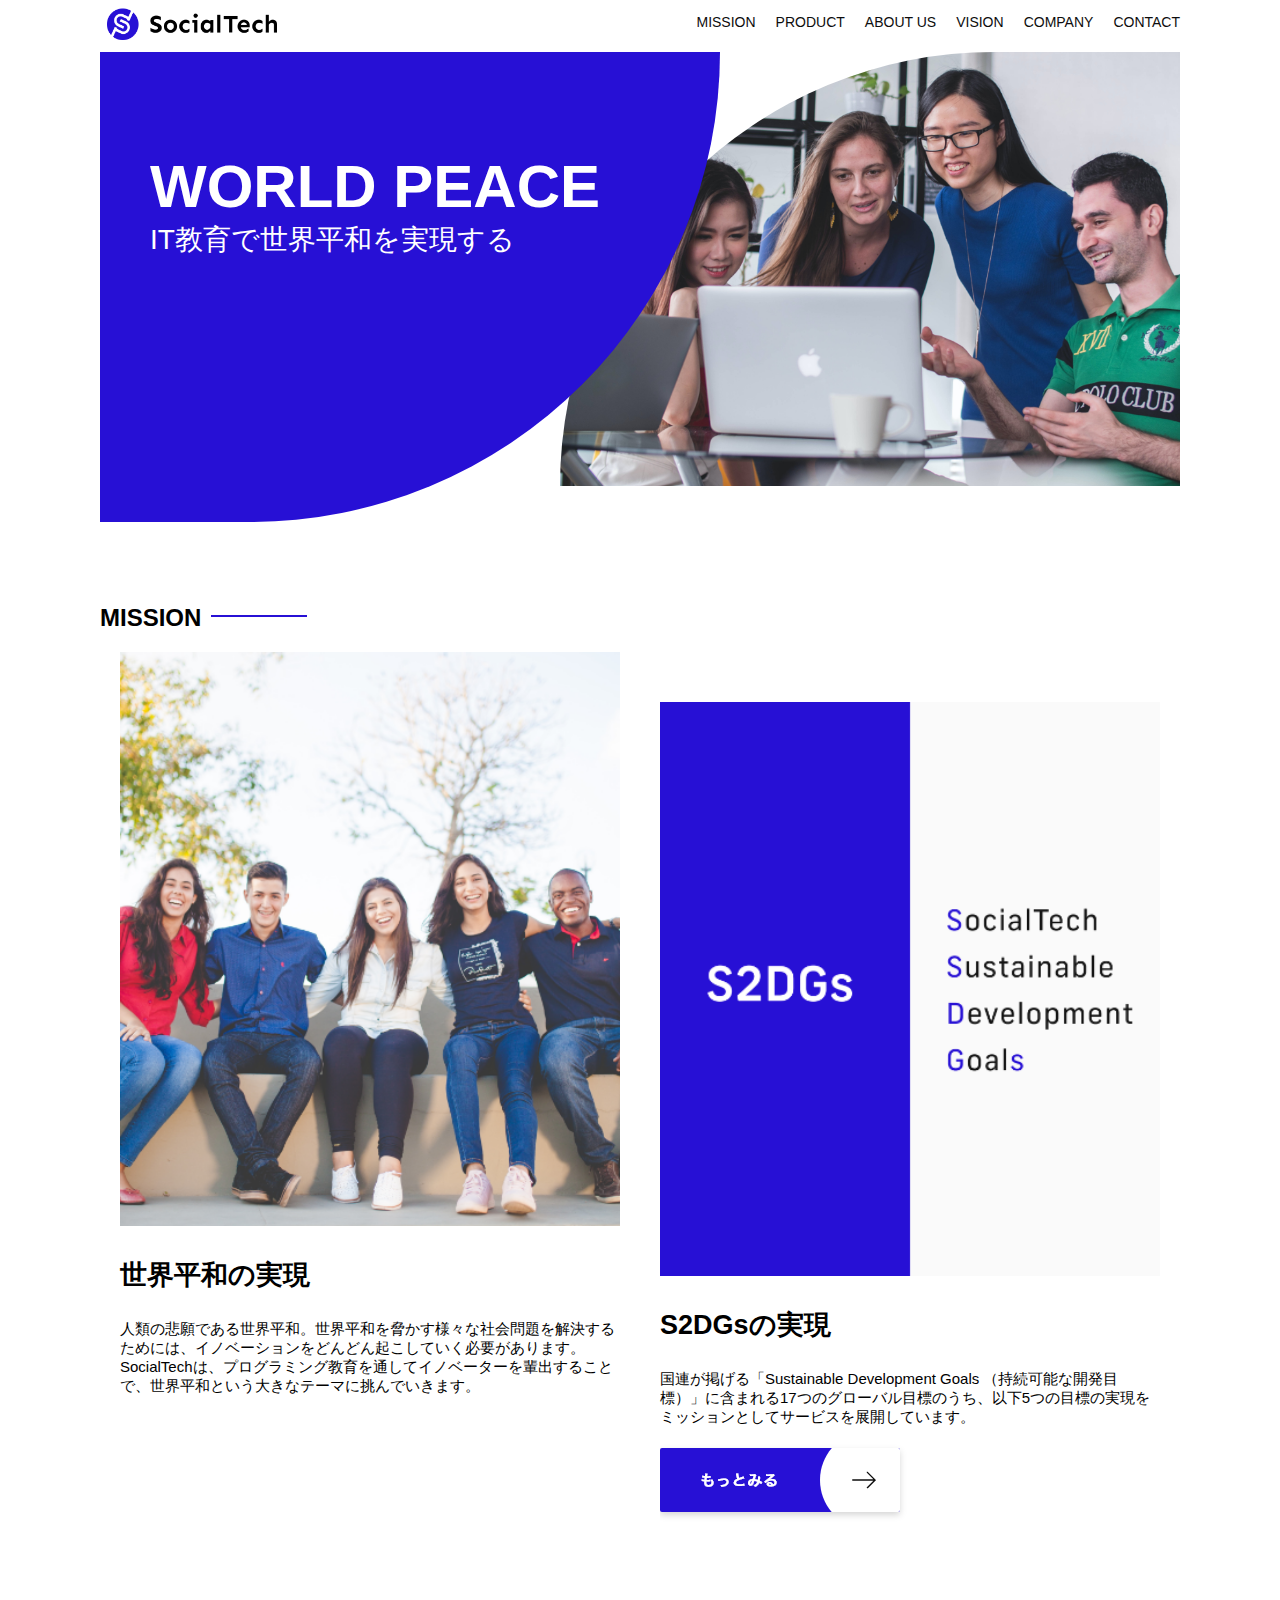
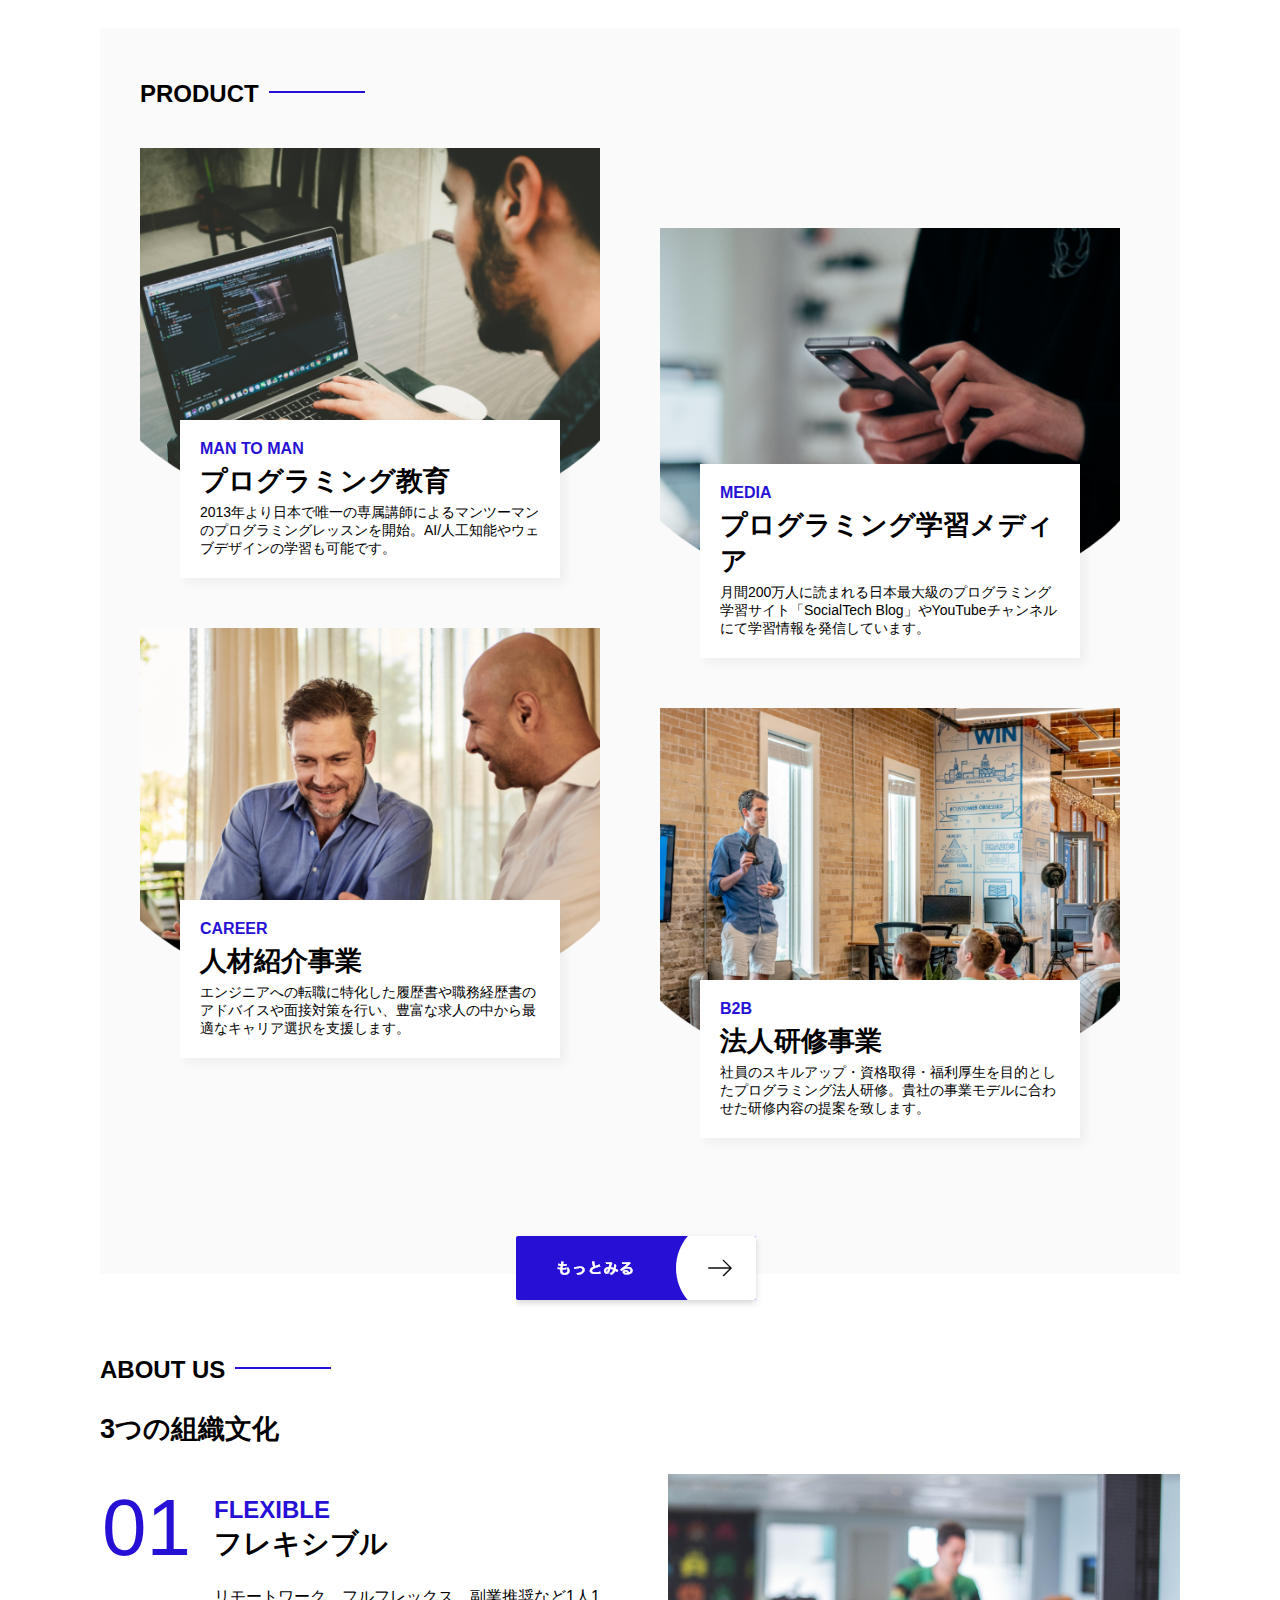
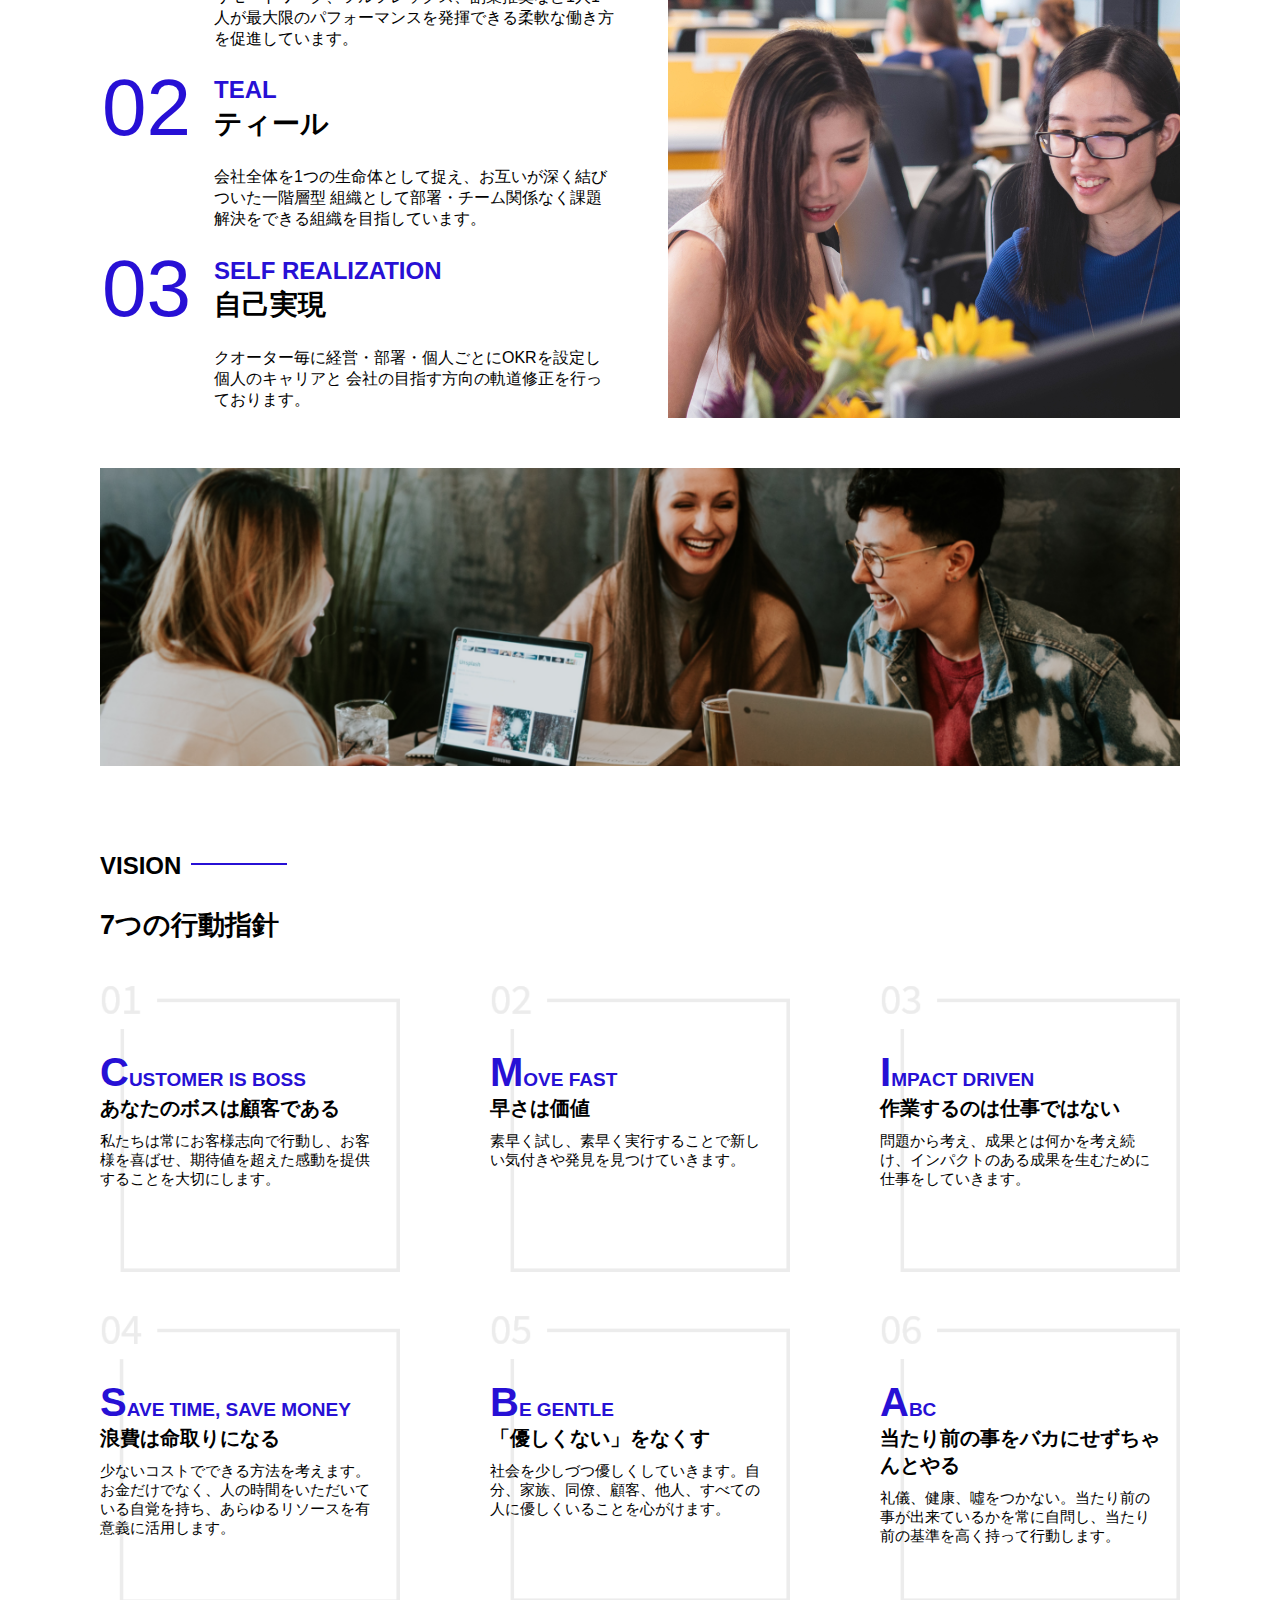
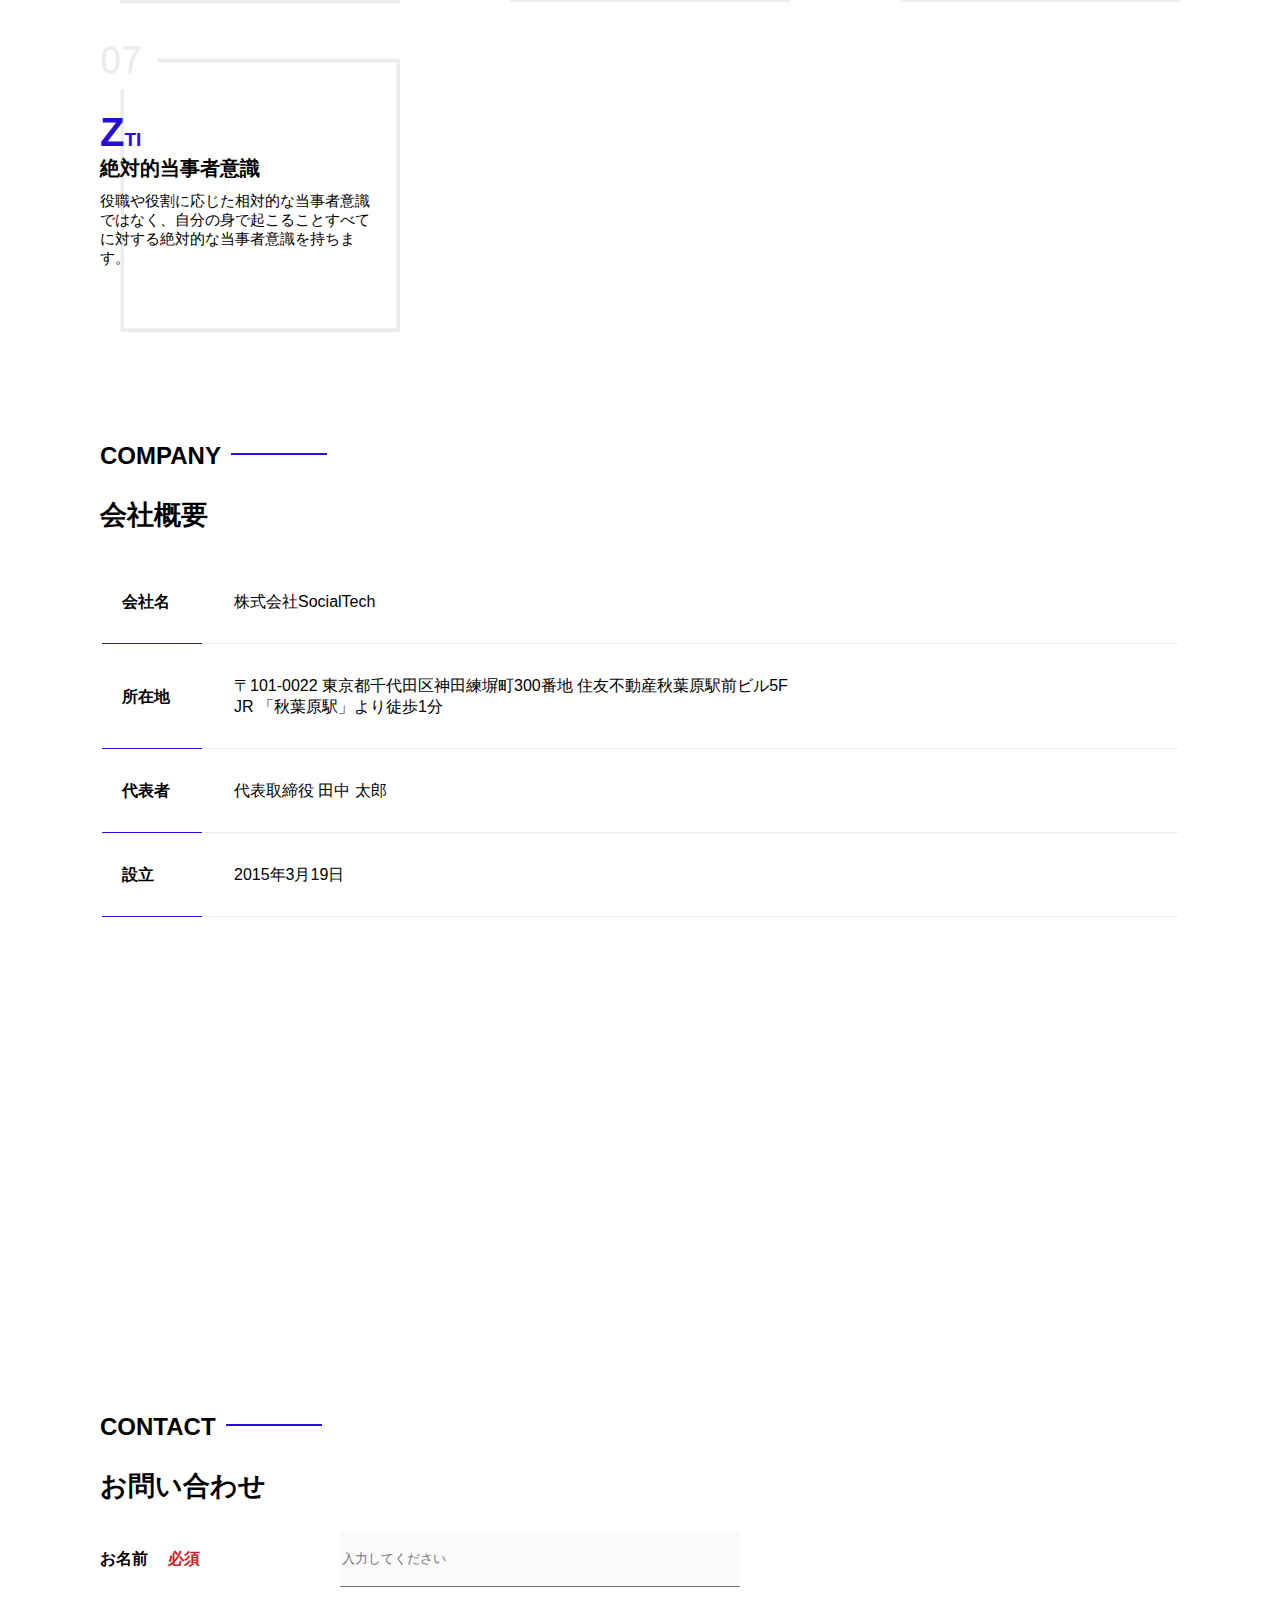
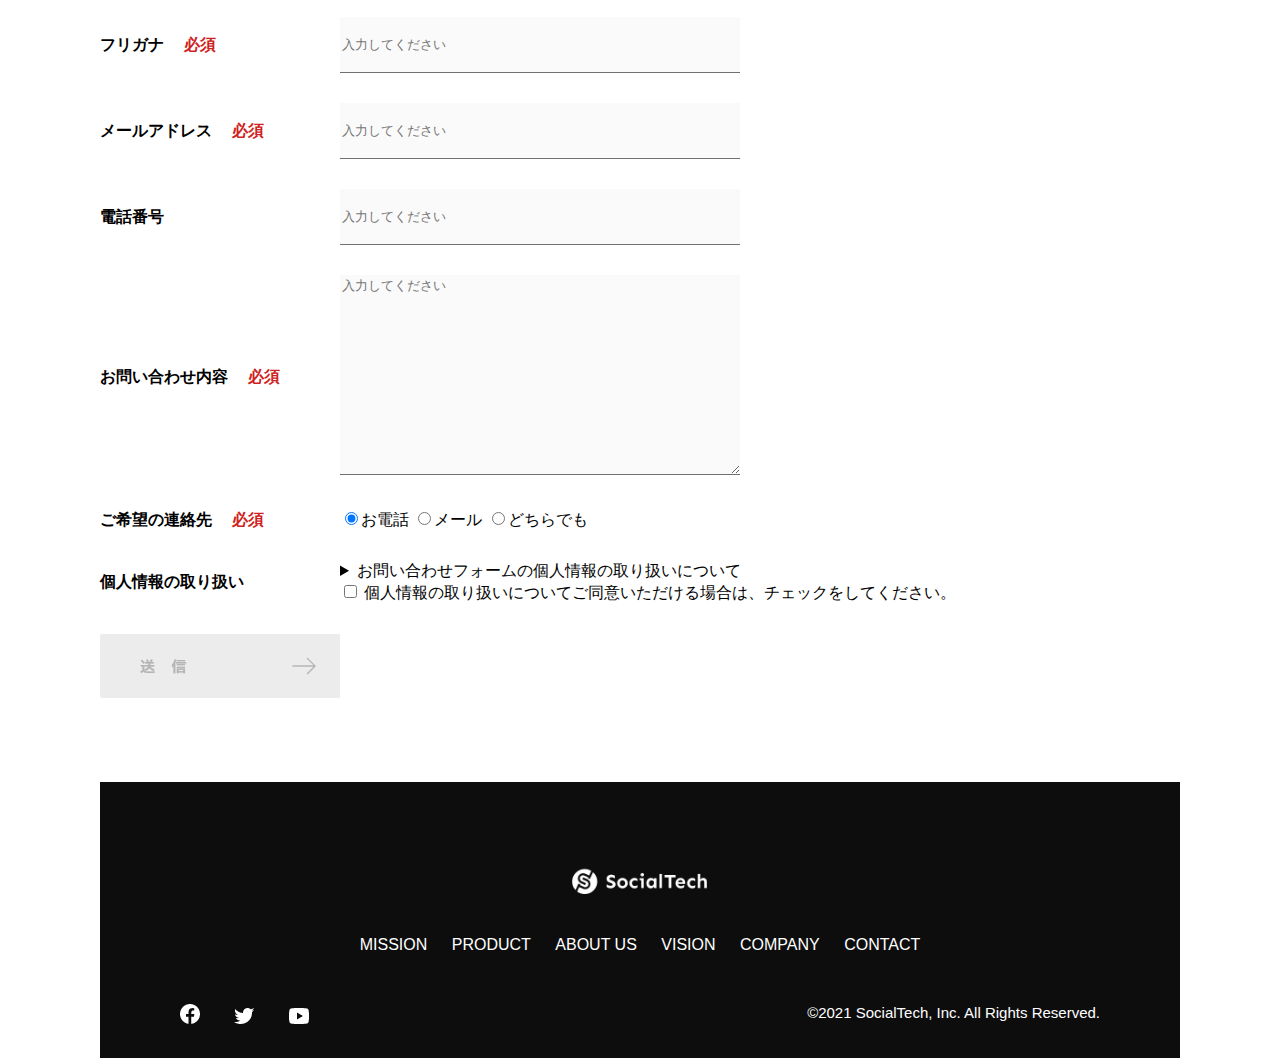
<file: socialtech/index.html>
<!DOCTYPE html>
<html lang="ja">
  <head>
    <title>SocialTech</title>
    <meta charset="utf-8">
    <meta name="description" content="SocialTechはEdTech業界のリーディングカンパニーを目指します。">
    <meta name="viewport" content="width=device-width, intial-scale=1.0">
    <link rel="stylesheet" href="style.css">
  </head>
  <body>
    <header>
      <a href="index.html" id="logo">
        <img src="images/logo.png" alt="トップページに戻る">
      </a>

      <nav id="nav-pc">
        <ul>
          <li><a href="mission.html">MISSION</a></li>
          <li><a href="product.html">PRODUCT</a></li>
          <li><a href="index.html#aboutus">ABOUT US</a></li>
          <li><a href="index.html#vision">VISION</a></li>
          <li><a href="index.html#company">COMPANY</a></li>
          <li><a href="index.html#contact">CONTACT</a></li>
        </ul>
      </nav>
      <!-- スマホ用メニューボタン -->
       <button id="menu-sp" onclick="document.getElementById('nav-sp').style.display = 'block'">
          <img src="images/button-menu.png" alt="ナビゲーションを開く">
       </button>
       <!-- スマホ用ナビゲーション -->
        <div id="nav-sp">
          <button id="close" onclick="document.getElementById('nav-sp').style.display = 'none'">
            <img src="images/button-close.png" alt="ナビゲーションを閉じる">
          </button>

          <nav>
            <ul>
              <li>
                <a id="logo-sp" href="index.html" onclick="document.getElementById('nav-sp').style.display = 'none'"><img src="images/logo-sp.png" alt="トップページに戻る"></a>
              </li>
              <li><a class="menu" href="mission.html" onclick="document.getElementById('nav-sp').style.display = 'none'">MISSION</a></li>
              <li><a class="menu" href="product.html" onclick="document.getElementById('nav-sp').style.display = 'none'">PRODUCT</a></li>
              <li><a class="menu" href="index.html#aboutus" onclick="document.getElementById('nav-sp').style.display = 'none'">ABOUT US</a></li>
              <li><a class="menu" href="index.html#vision" onclick="document.getElementById('nav-sp').style.display = 'none'">VISION</a></li>
              <li><a class="menu" href="index.html#company" onclick="document.getElementById('nav-sp').style.display = 'none'">COMPANY</a></li>
              <li><a class="menu" href="index.html#contact" onclick="document.getElementById('nav-sp').style.display = 'none'">CONTACT</a></li>
            </ul>
          </nav>
          <div id="sns">
            <a href="https://www.facebook.com/sejuku2013">
              <img src="images/button-facebook.png" alt="Facebookのリンク">
            </a>
            <a href="https://twitter.com/samuraijuku">
              <img src="images/button-twitter.png" alt="Twitterのリンク">
            </a>
            <a href="https://www.youtube.com/channel/UCCFOQO5aDK0xXam4cUQXT8g">
              <img src="images/button-youtube.png" alt="YouTubeのリンク">
            </a> 
          </div>
        </div>
    </header>
    <main>
      <article>
        <section id="main-visual">
          <div id="main-message">
            <h1>WORLD PEACE</h1>
            <p>IT教育で世界平和を実現する</p>
          </div>
          <img src="images/index/index-main.png" alt="PCの周りに集まる多国籍の仲間たち">
        </section>

        <section id="mission">
          <h2 class="index-h2">MISSION</h2>
          <div id="mission-flex">
            <div>
              <img id="mission-photo" src="images/index/index-mission.png" alt="屋外のベンチで写真を撮影する多国籍の仲間たち">
              <h3>世界平和の実現</h3>
              <p>
                人類の悲願である世界平和。世界平和を脅かす様々な社会問題を解決するためには、イノベーションをどんどん起こしていく必要があります。SocialTechは、プログラミング教育を通してイノベーターを輩出することで、世界平和という大きなテーマに挑んでいきます。
              </p>
            </div>
            <div>
              <img id="s2dgs" src="images/index/s2dgs.png" alt="S2DGs">
              <h3>S2DGsの実現</h3>
              <p>国連が掲げる「Sustainable Development Goals （持続可能な開発目標）」に含まれる17つのグローバル目標のうち、以下5つの目標の実現をミッションとしてサービスを展開しています。</p>
              <a href="mission.html">
                <img src="images/button-more.png" alt="もっと見る">
              </a>
            </div>
          </div>
        </section>

        <section id="product">
          <h2 class="index-h2">PRODUCT</h2>
          <div class="product-flex">
            <div id="product-left">
              <div>
                <img class="product-photo" src="images/index/index-mantoman.png" alt="PCでコードを書く男性">
                <div class="product-explain">
                  <span>MAN TO MAN</span>
                  <h3>プログラミング教育</h3>
                  <p>2013年より日本で唯一の専属講師によるマンツーマンのプログラミングレッスンを開始。AI/人工知能やウェブデザインの学習も可能です。</p>

                </div>
              </div>
              <div>
                <img class="product-photo" src="images/index/index-career.png" alt="笑顔で話し合う2人の男性">
                <div class="product-explain">
                  <span>CAREER</span>
                  <h3>人材紹介事業</h3>
                  <p>エンジニアへの転職に特化した履歴書や職務経歴書のアドバイスや面接対策を行い、豊富な求人の中から最適なキャリア選択を支援します。</p>  
                </div>
              </div>
            </div>
            <div id="product-right">
              <div>
                <img class="product-photo" src="images/index/index-media.png" alt="スマートフォンを操作する人">
                <div class="product-explain">
                  <span>MEDIA</span>
                  <h3>プログラミング学習メディア</h3>
                  <p>月間200万人に読まれる日本最大級のプログラミング学習サイト「SocialTech Blog」やYouTubeチャンネルにて学習情報を発信しています。</p>
                </div>
              </div>
            
              <div>
                <img class="product-photo" src="images/index/index-b2b.png" alt="講演中の男性とそれを聴く人々">
                <div class="product-explain">
                  <span>B2B</span>
                  <h3>法人研修事業</h3>
                  <p>社員のスキルアップ・資格取得・福利厚生を目的としたプログラミング法人研修。貴社の事業モデルに合わせた研修内容の提案を致します。</p>
                </div>
              </div>
            </div>
          </div>
          <div id="product-more">
            <a href="product.html">
              <img src="images/button-more.png" alt="もっとみる">
            </a>
          </div>
        </section>
        <section id="aboutus">
          <h2 class="index-h2">ABOUT US</h2>
          <h3>3つの組織文化</h3>
          <div>
            <table class="culture-table">
              <tr>
                <td class="culture-num">01</td>
                <th><span class="culture-en">FLEXIBLE</span><br>フレキシブル</th>
              </tr>
              <tr>
                <td>

                </td>
                <td class="culture-description">リモートワーク、フルフレックス、副業推奨など1人1人が最大限のパフォーマンスを発揮できる柔軟な働き方を促進しています。</td>
              </tr>
              <tr>
                <td class="culture-num">02</td>
                <th><span class="culture-en">TEAL</span><br>ティール</th>
              </tr>
              <tr>
                <td>

                </td>
                <td class="culture-description">会社全体を1つの生命体として捉え、お互いが深く結びついた一階層型 組織として部署・チーム関係なく課題解決をできる組織を目指しています。</td>
              </tr>
              <tr>
                <td class="culture-num">03</td>
                <th><span class="culture-en">SELF REALIZATION</span><br>自己実現</th>
              </tr>
              <tr>
                <td>

                </td>
                <td class="culutre-description">クオーター毎に経営・部署・個人ごとにOKRを設定し個人のキャリアと 会社の目指す方向の軌道修正を行っております。</td>
              </tr>
            </table>
            <img class="culture-img" src="images/index/index-aboutus1.png" alt="笑顔で話し合う2人の女性">
          </div>
          <img class="culture-img2" src="images/index/index-aboutus2.png" alt="笑顔で話し合う3人の男女">
        </section>

        <section id="vision">
          <h2 class="index-h2">VISION</h2>
          <h3>7つの行動指針</h3>
          <div>
            <div class="vision-box">
              <img src="images/index/vision-01.png" alt="01">
              <div>
                <h4>CUSTOMER IS BOSS</h4>
                <h5>あなたのボスは顧客である</h5>
                <p>私たちは常にお客様志向で行動し、お客様を喜ばせ、期待値を超えた感動を提供することを大切にします。</p>
              </div>
            </div>
            <div class="vision-box">
              <img src="images/index/vision-02.png" alt="02">
              <div>
                <h4>MOVE FAST</h4>
                <h5>早さは価値</h5>
                <p>素早く試し、素早く実行することで新しい気付きや発見を見つけていきます。</p>
              </div>
            </div>
            <div class="vision-box">
              <img src="images/index/vision-03.png" alt="03">
              <div>
                <h4>IMPACT DRIVEN</h4>
                <h5>作業するのは仕事ではない</h5>
                <p>問題から考え、成果とは何かを考え続け、インパクトのある成果を生むために仕事をしていきます。</p>
              </div>
            </div>
            <div class="vision-box">
              <img src="images/index/vision-04.png" alt="04">
              <div>
                <h4>SAVE TIME, SAVE MONEY</h4>
                <h5>浪費は命取りになる</h5>
                <p>少ないコストでできる方法を考えます。お金だけでなく、人の時間をいただいている自覚を持ち、あらゆるリソースを有意義に活用します。</p>
              </div>
            </div>
            <div class="vision-box">
              <img src="images/index/vision-05.png" alt="05">
              <div>
                <h4>BE GENTLE</h4>
                <h5>「優しくない」をなくす</h5>
                <p>社会を少しづつ優しくしていきます。自分、家族、同僚、顧客、他人、すべての人に優しくいることを心がけます。</p>
              </div>
            </div>
            <div class="vision-box">
              <img src="images/index/vision-06.png" alt="06">
              <div>
                <h4>ABC</h4>
                <h5>当たり前の事をバカにせずちゃんとやる</h5>
                <p>礼儀、健康、噓をつかない。当たり前の事が出来ているかを常に自問し、当たり前の基準を高く持って行動します。</p>
              </div>
            </div>
            <div class="vision-box">
              <img src="images/index/vision-07.png" alt="07">
              <div>
                <h4>ZTI</h4>
                <h5>絶対的当事者意識</h5>
                <p>役職や役割に応じた相対的な当事者意識ではなく、自分の身で起こることすべてに対する絶対的な当事者意識を持ちます。</p>
              </div>
            </div>
          </div>
        </section>

        <section id="company">
          <h2 class="index-h2">COMPANY</h2>
          <h3>会社概要</h3>
          <table id="company-table">
            <tr>
              <th class="tableheader tableheader-first">会社名</th>
              <td class="cell cell-first">株式会社SocialTech</td>
            </tr>
            <tr>
              <th class="tableheader">所在地</th>
              <td class="cell">〒101-0022 東京都千代田区神田練塀町300番地 住友不動産秋葉原駅前ビル5F<br>JR 「秋葉原駅」より徒歩1分</td>
            </tr>
            <tr>
              <th class="tableheader">代表者</th>
              <td class="cell">代表取締役 田中 太郎</td>
            </tr>
            <tr>
              <th class="tableheader">設立</th>
              <td class="cell">2015年3月19日</td>
            </tr>
          </table>
          <iframe 
          src="https://www.google.com/maps/embed?pb=!1m18!1m12!1m3!1d3240.068855133681!2d139.7720776765248!3d35.699923172581215!2m3!1f0!2f0!3f0!3m2!1i1024!2i768!4f13.1!3m3!1m2!1s0x60188fee13660e23%3A0x77137876edf742ac!2z5L2P5Y-L5LiN5YuV55Sj56eL6JGJ5Y6f6aeF5YmN44OT44Or!5e0!3m2!1sja!2sjp!4v1728634572528!5m2!1sja!2sjp" width="600" height="450" 
          style="border:0;" allowfullscreen="" loading="lazy" referrerpolicy="no-referrer-when-downgrade">
          </iframe>
        </section>

        <section id="contact">
          <h2 class="index-h2">CONTACT</h2>
          <h3>お問い合わせ</h3>
          <form>
            <div>
              <div class="contact-heading">
                <label class="contact-label">お名前<span class="contact-span">必須</span></label>
              </div>
              <div>
                <input type="text" name="name" placeholder="入力してください" class="contact-textbox">
              </div>
            </div>
            <div>
              <div class="contact-heading">
                <label class="contact-label">フリガナ<span class="contact-span">必須</span></label>
              </div>
              <div>
                <input type="text" name="hurigana" placeholder="入力してください" class="contact-textbox">
              </div>
            </div>
            <div>
              <div class="contact-heading">
                <label class="contact-label">メールアドレス<span class="contact-span">必須</span></label>
              </div>
              <div>
                <input type="text" name="email" placeholder="入力してください" class="contact-textbox">
              </div>
            </div>
            <div>
              <div class="contact-heading">
                <label class="contact-label">電話番号</label>
              </div>
              <div>
                <input type="text" name="tel" placeholder="入力してください" class="contact-textbox">
              </div>
            </div>
            <div>
              <div class="contact-heading">
                <label class="contact-label">お問い合わせ内容<span class="contact-span">必須</span></label>
              </div>
              <div>
                <textarea class="contact-textarea" placeholder="入力してください" name="message"></textarea>
              </div>
            </div>
            <div>
              <div class="contact-heading">
                <label class="contact-label">ご希望の連絡先<span class="contact-span">必須</span></label>
              </div>
              <div>
                <input class="radiobutton" type="radio" value="tel" name="contact" checked><label>お電話</label>
                <input class="radiobutton" type="radio" value="mail" name="contact"><label>メール</label>
                <input class="radiobutton" type="radio" value="both" name="contact"><label>どちらでも</label>
              </div>
            </div>
            <div>
              <div class="contact-heading">
                <label class="contact-label">個人情報の取り扱い</label>
              </div>
              <div>
                <details>
                  <summary>お問い合わせフォームの個人情報の取り扱いについて</summary>
                  <div>
                    <dl>
                      <dt>１．組織の名称又は氏名</dt>
                      <dd>株式会社SocialTech</dd>
                      <dt>２．個人情報保護管理者（若しくはその代理人）の氏名又は職名、所属及び連絡先</dt>
                      <dd>
                        <p>鈴木 一郎 コーポレート部</p>
                        <p>メールアドレス：samurai@example.com</p>
                        <p>TEL：03-1234-5678</p>
                      </dd>
                      <dt>３．個人情報の利用目的</dt>
                      <dd>
                        <ul>
                          <li>本サービス及び本サービスに関連する情報の提供又はそれらに関する連絡のため</li>
                          <li>ユーザーの本人確認のため</li>
                          <li>当社サービスのご案内のため</li>
                          <li>当社の商品等の広告または宣伝（電子メールによるものを含むものとします。）</li>
                        </ul>
                      </dd>
                      <dt>４．個人情報の取り扱い業務の委託</dt>
                      <dd>個人情報の取扱業務の全部または一部を外部に業務委託する場合があります。その際、弊社は、個人情報を適切に保護できる管理体制を敷き実行していることを条件として委託先を厳選したうえで、機密保持契約を委託先と締結し、お客様の個人情報を厳密に管理させます。</dd>
                      <dt>５．個人情報の開示等の請求</dt>
                      <dd>
                        お客様は、弊社に対してご自身の個人情報の開示等（利用目的の通知、開示、内容の訂正・追加・削除、利用の停止または消去、第三者への提供の停止）に関して、当社問合わせ窓口に申し出ることができます。<br>
                        その際、弊社はお客様ご本人を確認させていただいたうえで、合理的な期間内に対応いたします。<br>
                        なお、個人情報に関する弊社問合わせ先は、次の通りです。
                      </dd>
                      <dd>
                        <p>株式会社SocialTech　個人情報問合せ窓口</p>
                        <p>〒150-0043　東京都千代田区神田練塀町300番地 住友不動産秋葉原駅前ビル5F</p>
                        <p>メールアドレス：samurai@example.com　TEL：03-1234-5678</p>
                      </dd>

                      <dt>６．個人情報を提供されることの任意性について</dt>
                      <dd>お客様がご自身の個人情報を弊社に提供されるか否かは、お客様のご判断によりますが、もしご提供されない場合には、適切なサービスが提供できない場合がありますので予めご了承ください。</dd>
                    </dl>
                  </div>
                </details>
                <input type="checkbox" name="agree">
                <span>個人情報の取り扱いについてご同意いただける場合は、チェックをしてください。</span>
              </div>
            </div>
              <input type="image" src="images/button-submit.png" alt="送信する">
          </form>
          
        </section>
      </article>
    </main>

    <footer>
      <div id="footer-logo">
        <img src="images/logo-sp.png" alt="SocialTech">
      </div>
      <div id="footer-link">
        <a href="mission.html">MISSION</a>
        <a href="product.html">PRODUCT</a>
        <a href="index.html#aboutus">ABOUT US</a>
        <a href="index.html#vision">VISION</a>
        <a href="index.html#company">COMPANY</a>
        <a href="index.html#contact">CONTACT</a>
      </div>
      <div id="sns-footer">
        <div class="sns-btn">
          <a href="https://www.facebook.com/sejuku2013"><img src="images/button-facebook.png"></a>
          <a href="https://twitter.com/samuraijuku"><img src="images/button-twitter.png"></a>
          <a href="https://www.youtube.com/channel/UCCFOQO5aDK0xXam4cUQXT8g"><img src="images/button-youtube.png"></a>  
        </div>
        <p id="copyright">&copy;2021 SocialTech, Inc. All Rights Reserved.</p>
      </div>
    </footer>

  </body>
</html>
</file>
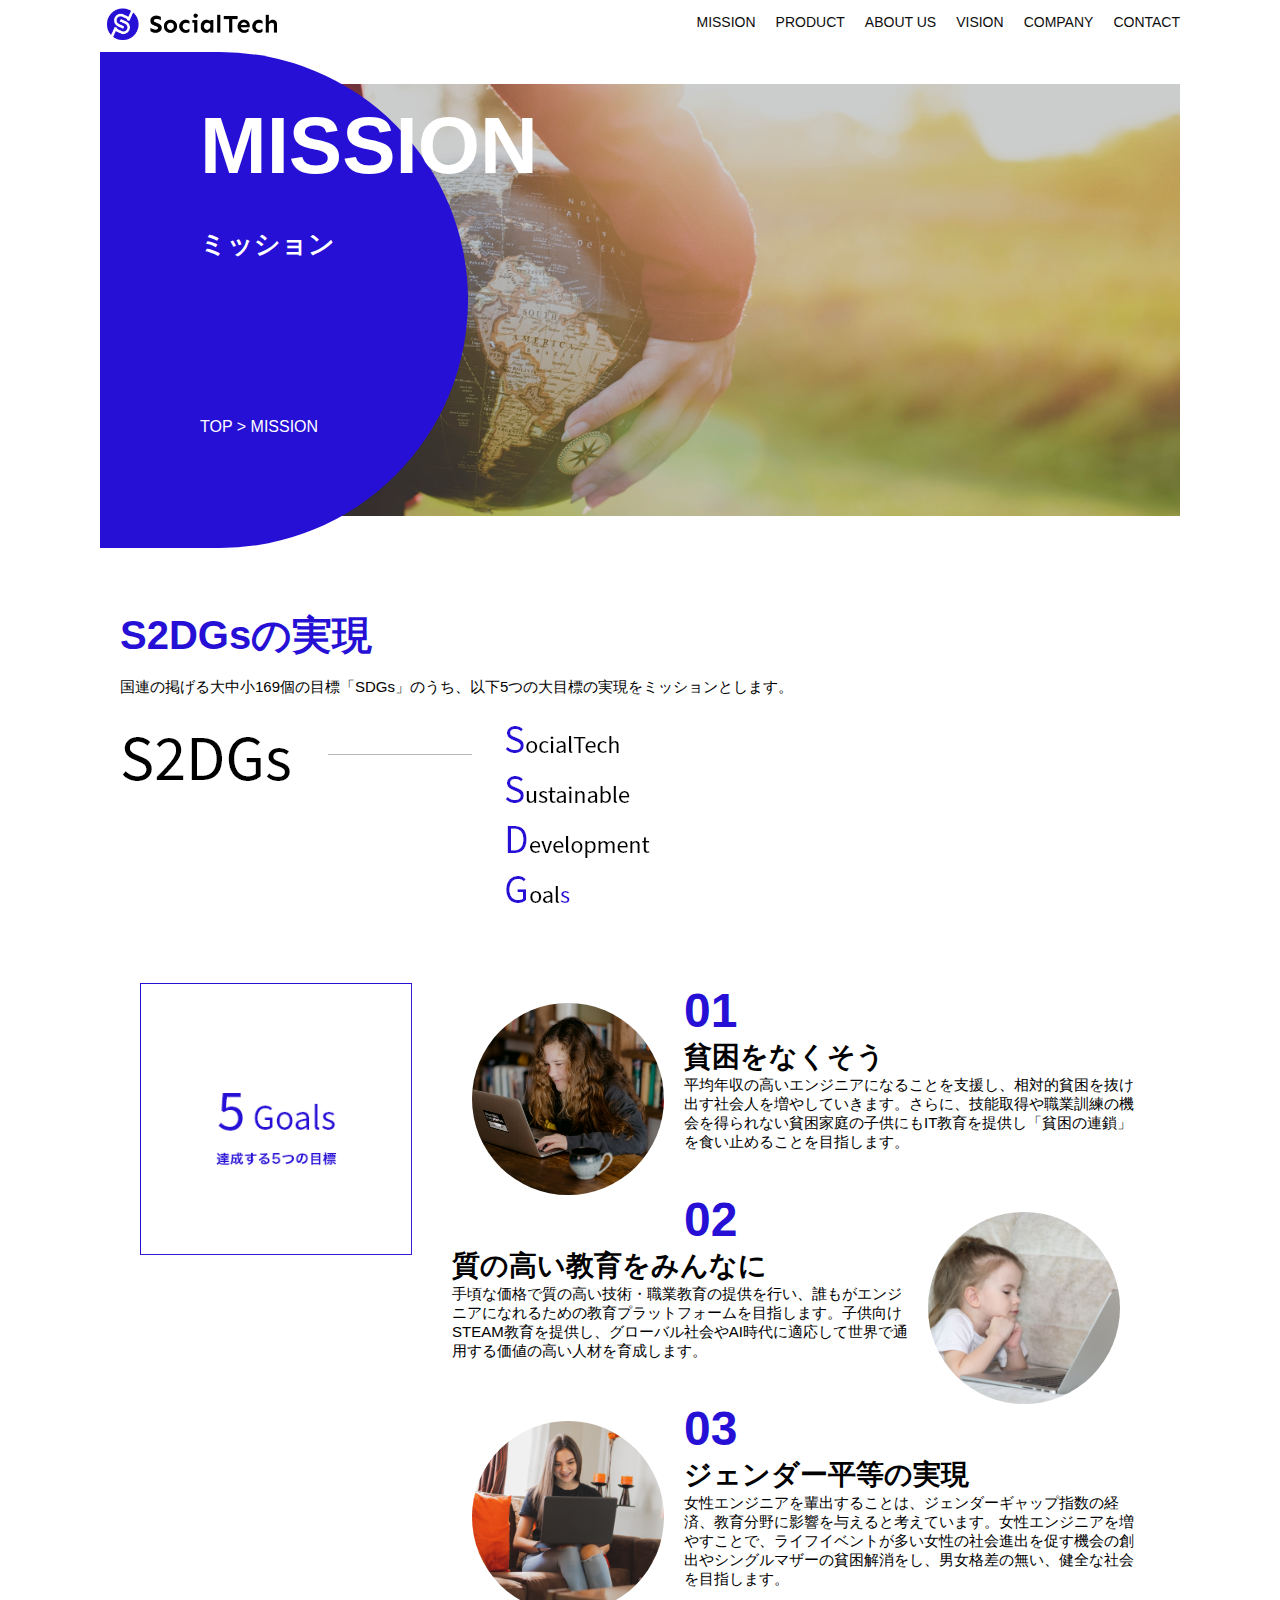
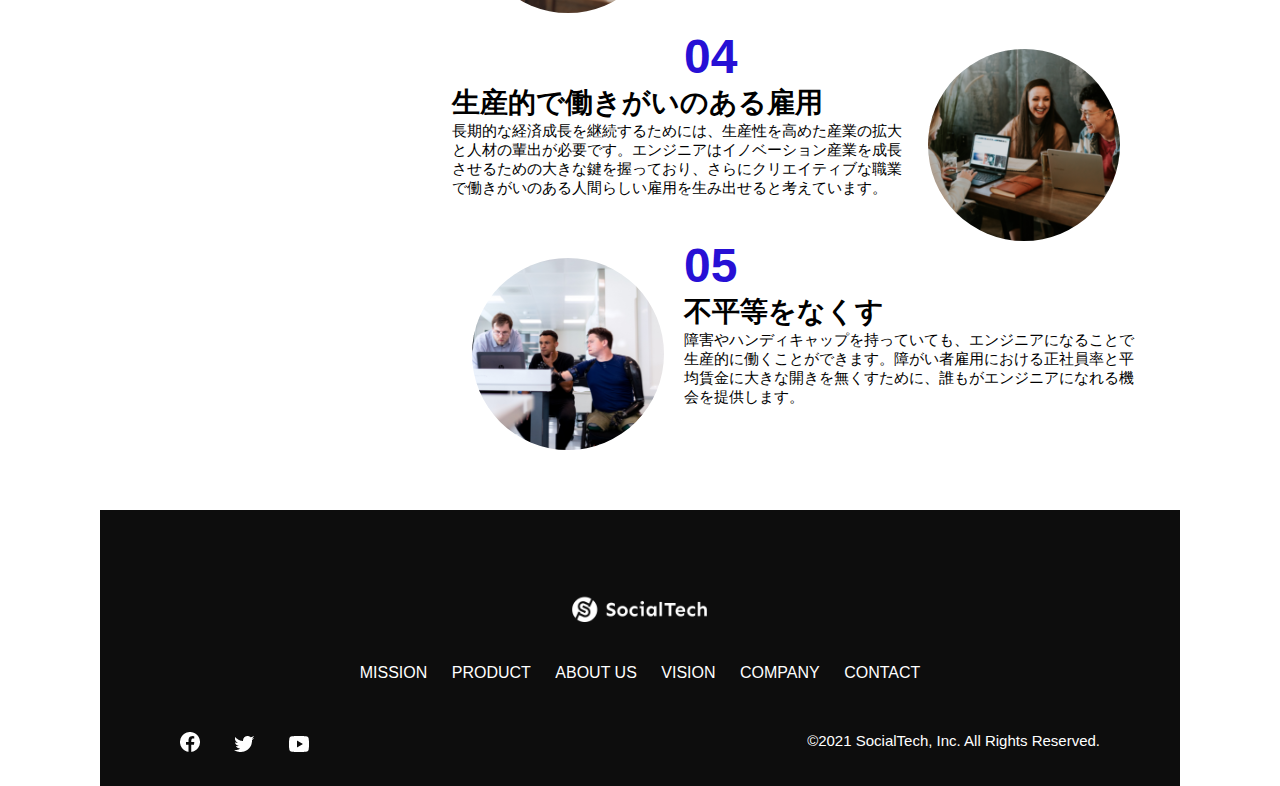
<file: socialtech/mission.html>
<!DOCTYPE html>
<html lang="ja">
  <head>
    <title>SocialTech - MISSION ミッション</title>
    <meta charset="utf-8">
    <meta name="description" content="SocialTechはEdTechが目指す5つの目標 (S2DGs) を紹介します。">
    <meta name="viewport" content="width=device-width, intial-scale=1.0">
    <link rel="stylesheet" href="style.css">
  </head>
  <body>
    <header>
      <a href="index.html" id="logo">
        <img src="images/logo.png" alt="トップページに戻る">
      </a>

      <nav id="nav-pc">
        <ul>
          <li><a href="mission.html">MISSION</a></li>
          <li><a href="product.html">PRODUCT</a></li>
          <li><a href="index.html#aboutus">ABOUT US</a></li>
          <li><a href="index.html#vision">VISION</a></li>
          <li><a href="index.html#company">COMPANY</a></li>
          <li><a href="index.html#contact">CONTACT</a></li>
        </ul>
      </nav>
      <!-- スマホ用メニューボタン -->
       <button id="menu-sp" onclick="document.getElementById('nav-sp').style.display = 'block'">
          <img src="images/button-menu.png" alt="ナビゲーションを開く">
       </button>
       <!-- スマホ用ナビゲーション -->
        <div id="nav-sp">
          <button id="close" onclick="document.getElementById('nav-sp').style.display = 'none'">
            <img src="images/button-close.png" alt="ナビゲーションを閉じる">
          </button>

          <nav>
            <ul>
              <li>
                <a id="logo-sp" href="index.html" onclick="document.getElementById('nav-sp').style.display = 'none'"><img src="images/logo-sp.png" alt="トップページに戻る"></a>
              </li>
              <li><a class="menu" href="mission.html" onclick="document.getElementById('nav-sp').style.display = 'none'">MISSION</a></li>
              <li><a class="menu" href="product.html" onclick="document.getElementById('nav-sp').style.display = 'none'">PRODUCT</a></li>
              <li><a class="menu" href="index.html#aboutus" onclick="document.getElementById('nav-sp').style.display = 'none'">ABOUT US</a></li>
              <li><a class="menu" href="index.html#vision" onclick="document.getElementById('nav-sp').style.display = 'none'">VISION</a></li>
              <li><a class="menu" href="index.html#company" onclick="document.getElementById('nav-sp').style.display = 'none'">COMPANY</a></li>
              <li><a class="menu" href="index.html#contact" onclick="document.getElementById('nav-sp').style.display = 'none'">CONTACT</a></li>
            </ul>
          </nav>
          <div id="sns">
            <a href="https://www.facebook.com/sejuku2013">
              <img src="images/button-facebook.png" alt="Facebookのリンク">
            </a>
            <a href="https://twitter.com/samuraijuku">
              <img src="images/button-twitter.png" alt="Twitterのリンク">
            </a>
            <a href="https://www.youtube.com/channel/UCCFOQO5aDK0xXam4cUQXT8g">
              <img src="images/button-youtube.png" alt="YouTubeのリンク">
            </a> 
          </div>
        </div>
    </header>
    <main>
      <article>
        <section id="mission-main">
          <div class="mission-main-inner">
            <div id="mission-title">
              <h1>MISSION<br><span>ミッション</span></h1>
              <p>TOP > MISSION</p>
            </div>
          </div>
        </section>

        <section id="mission-s2dgs">
          <h2 class="mission-h2">S2DGsの実現</h2>
          <p>国連の掲げる大中小169個の目標「SDGs」のうち、以下5つの大目標の実現をミッションとします。</p>
          <img src="images/mission/mission-s2dgs.png" alt="S2DGs">
        </section>

        <section id="mission-five-goals">
          <div class="five-goals-image">
            <img src="images/mission/mission-5goals.png" alt="5Goals">
          </div>
          <div class="five-goals-read">
            <div>
              <img class="fivegoals-image-left" src="images/mission/mission-5goals01.png" alt="PCを操作する女の子">
              <span class="fivegoals-number">01</span>
              <h3 class="fivegoals-h3">貧困をなくそう</h3>
              <p class="fivegoals-p">平均年収の高いエンジニアになることを支援し、相対的貧困を抜け出す社会人を増やしていきます。さらに、技能取得や職業訓練の機会を得られない貧困家庭の子供にもIT教育を提供し「貧困の連鎖」を食い止めることを目指します。</p>
            </div>
            <div>
              <img class="fivegoals-image-right" src="images/mission/mission-5goals02.png" alt="PCを見つめる小さい女の子">
              <span class="fivegoals-number">02</span>
              <h3 class="fivegoals-h3">質の高い教育をみんなに</h3>
              <p class="fivegoals-p">手頃な価格で質の高い技術・職業教育の提供を行い、誰もがエンジニアになれるための教育プラットフォームを目指します。子供向けSTEAM教育を提供し、グローバル社会やAI時代に適応して世界で通用する価値の高い人材を育成します。</p>
            </div>
            <div>
              <img class="fivegoals-image-left" src="images/mission/mission-5goals03.png" alt="PCを操作する女性">
              <span class="fivegoals-number">03</span>
              <h3 class="fivegoals-h3">ジェンダー平等の実現</h3>
              <p class="fivegoals-p">女性エンジニアを輩出することは、ジェンダーギャップ指数の経済、教育分野に影響を与えると考えています。女性エンジニアを増やすことで、ライフイベントが多い女性の社会進出を促す機会の創出やシングルマザーの貧困解消をし、男女格差の無い、健全な社会を目指します。</p>
            </div>
            <div>
              <img class="fivegoals-image-right" src="images/mission/mission-5goals04.png" alt="笑顔で話し合う3人の男女">
              <span class="fivegoals-number">04</span>
              <h3 class="fivegoals-h3">生産的で働きがいのある雇用</h3>
              <p class="fivegoals-p">長期的な経済成長を継続するためには、生産性を高めた産業の拡大と人材の輩出が必要です。エンジニアはイノベーション産業を成長させるための大きな鍵を握っており、さらにクリエイティブな職業で働きがいのある人間らしい雇用を生み出せると考えています。</p>
            </div>
            <div>
              <img class="fivegoals-image-left" src="images/mission/mission-5goals05.png" alt="障害を持つ男性が生き生きと働く様子">
              <span class="fivegoals-number">05</span>
              <h3 class="fivegoals-h3">不平等をなくす</h3>
              <p class="fivegoals-p">障害やハンディキャップを持っていても、エンジニアになることで生産的に働くことができます。障がい者雇用における正社員率と平均賃金に大きな開きを無くすために、誰もがエンジニアになれる機会を提供します。</p>
            </div>
          </div>
        </section>
      </article>

    </main>

    <footer>
      <div id="footer-logo">
        <img src="images/logo-sp.png" alt="SocialTech">
      </div>
      <div id="footer-link">
        <a href="mission.html">MISSION</a>
        <a href="product.html">PRODUCT</a>
        <a href="index.html#aboutus">ABOUT US</a>
        <a href="index.html#vision">VISION</a>
        <a href="index.html#company">COMPANY</a>
        <a href="index.html#contact">CONTACT</a>
      </div>
      <div id="sns-footer">
        <div class="sns-btn">
          <a href="https://www.facebook.com/sejuku2013"><img src="images/button-facebook.png"></a>
          <a href="https://twitter.com/samuraijuku"><img src="images/button-twitter.png"></a>
          <a href="https://www.youtube.com/channel/UCCFOQO5aDK0xXam4cUQXT8g"><img src="images/button-youtube.png"></a>  
        </div>
        <p id="copyright">&copy;2021 SocialTech, Inc. All Rights Reserved.</p>
      </div>
    </footer>

  </body>
</html>
</file>
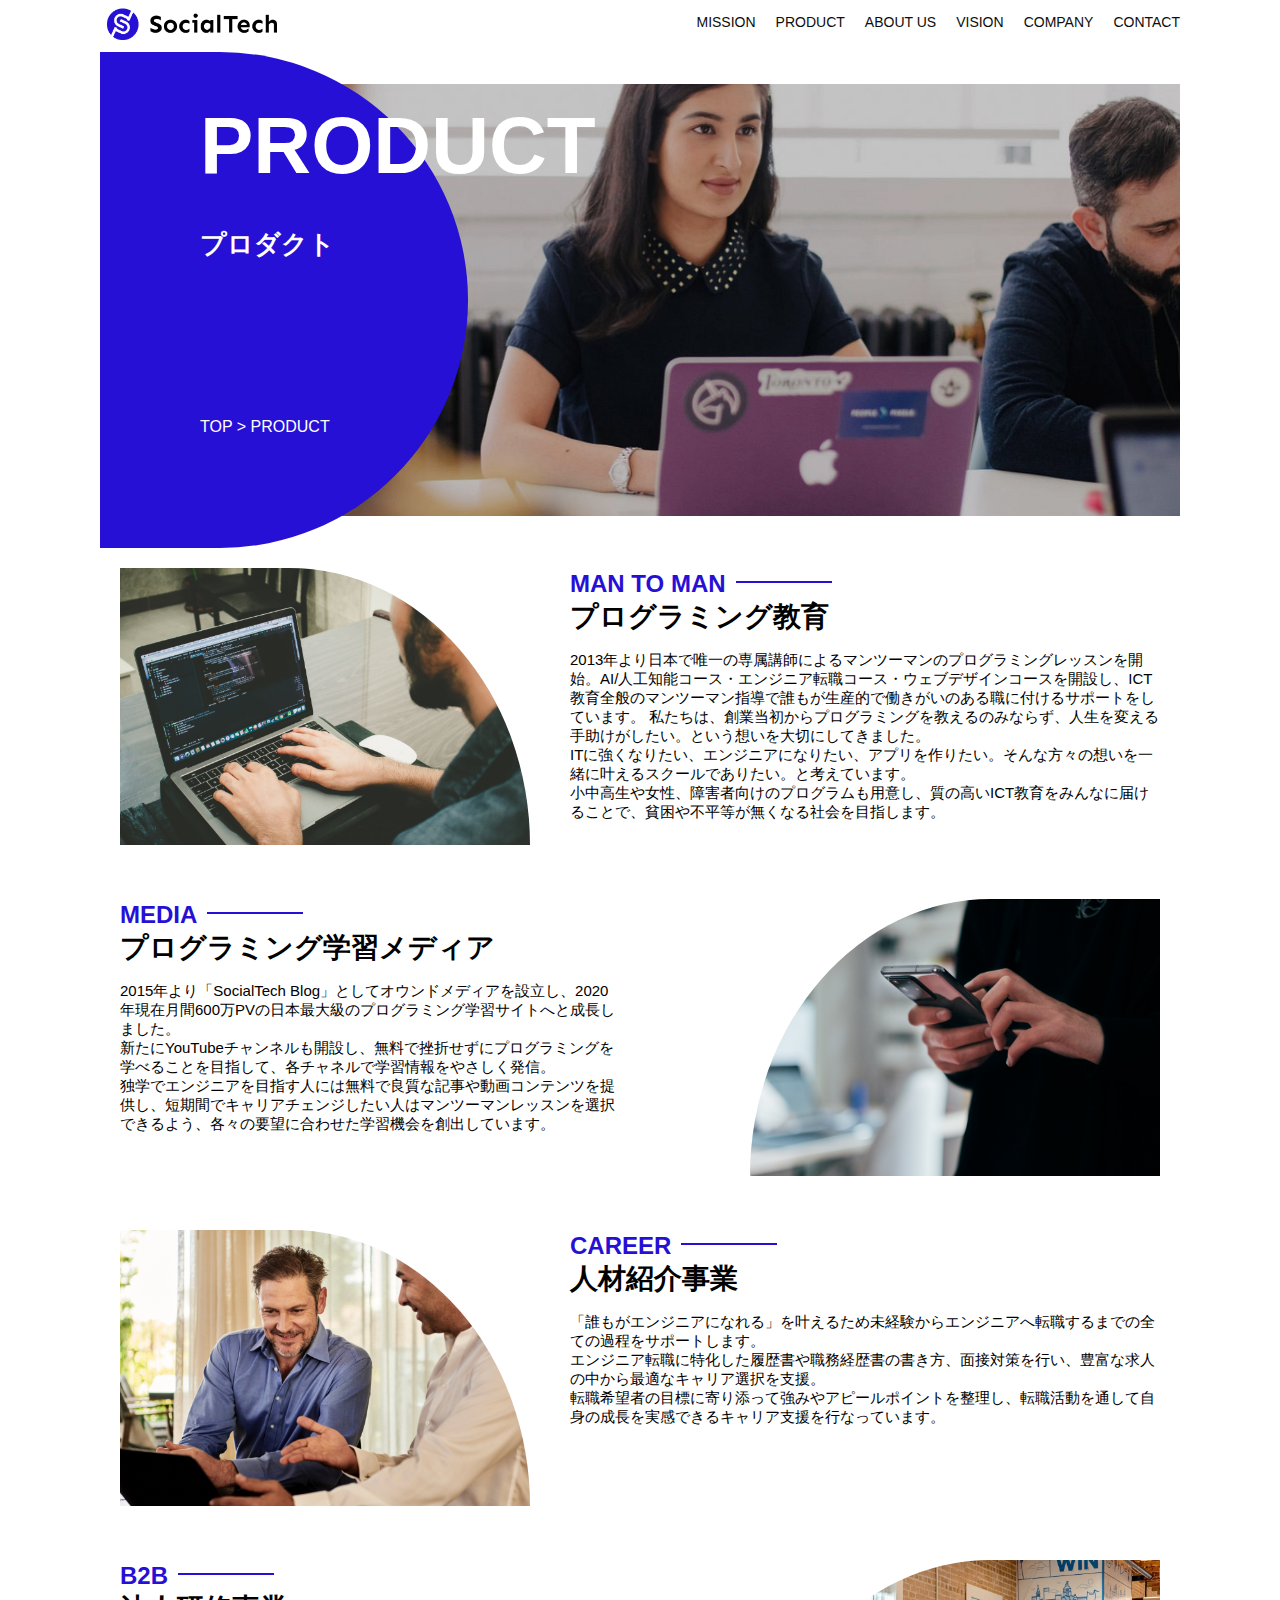
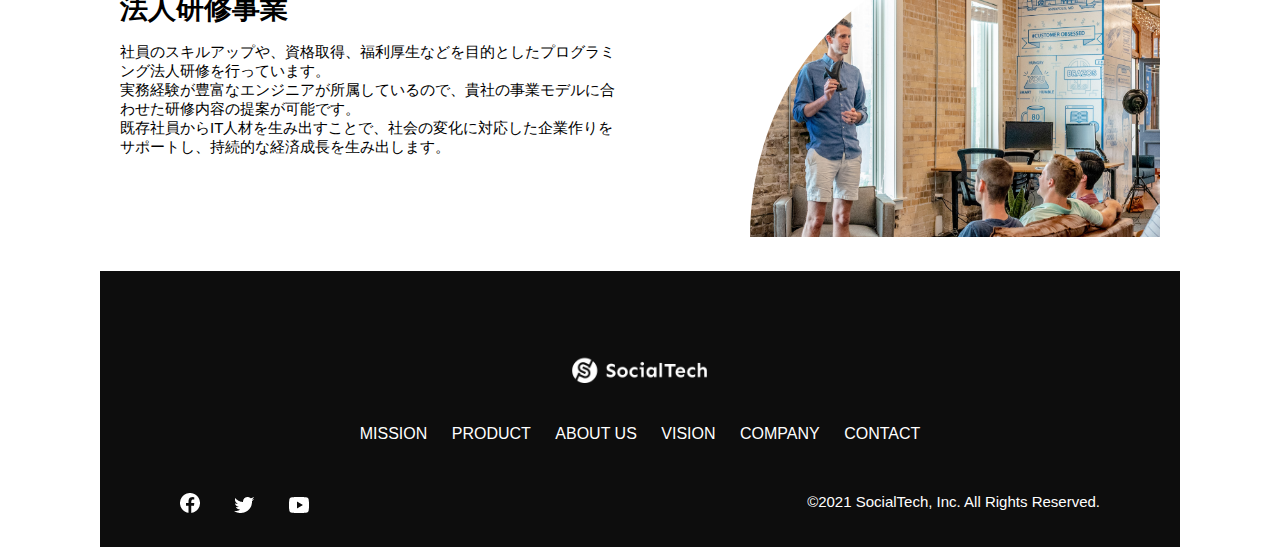
<file: socialtech/product.html>
<!DOCTYPE html>
<html lang="ja">
  <head>
    <title>SocialTech -PRODUCT プロダクト-</title>
    <meta charset="utf-8">
    <meta name="description" content="SocialTechの4つのプロダクトを紹介します。">
    <meta name="viewport" content="width=device-width, intial-scale=1.0">
    <link rel="stylesheet" href="style.css">
  </head>
  <body>
    <header>
      <a href="index.html" id="logo">
        <img src="images/logo.png" alt="トップページに戻る">
      </a>

      <nav id="nav-pc">
        <ul>
          <li><a href="mission.html">MISSION</a></li>
          <li><a href="product.html">PRODUCT</a></li>
          <li><a href="index.html#aboutus">ABOUT US</a></li>
          <li><a href="index.html#vision">VISION</a></li>
          <li><a href="index.html#company">COMPANY</a></li>
          <li><a href="index.html#contact">CONTACT</a></li>
        </ul>
      </nav>
      <!-- スマホ用メニューボタン -->
       <button id="menu-sp" onclick="document.getElementById('nav-sp').style.display = 'block'">
          <img src="images/button-menu.png" alt="ナビゲーションを開く">
       </button>
       <!-- スマホ用ナビゲーション -->
        <div id="nav-sp">
          <button id="close" onclick="document.getElementById('nav-sp').style.display = 'none'">
            <img src="images/button-close.png" alt="ナビゲーションを閉じる">
          </button>

          <nav>
            <ul>
              <li>
                <a id="logo-sp" href="index.html" onclick="document.getElementById('nav-sp').style.display = 'none'"><img src="images/logo-sp.png" alt="トップページに戻る"></a>
              </li>
              <li><a class="menu" href="mission.html" onclick="document.getElementById('nav-sp').style.display = 'none'">MISSION</a></li>
              <li><a class="menu" href="product.html" onclick="document.getElementById('nav-sp').style.display = 'none'">PRODUCT</a></li>
              <li><a class="menu" href="index.html#aboutus" onclick="document.getElementById('nav-sp').style.display = 'none'">ABOUT US</a></li>
              <li><a class="menu" href="index.html#vision" onclick="document.getElementById('nav-sp').style.display = 'none'">VISION</a></li>
              <li><a class="menu" href="index.html#company" onclick="document.getElementById('nav-sp').style.display = 'none'">COMPANY</a></li>
              <li><a class="menu" href="index.html#contact" onclick="document.getElementById('nav-sp').style.display = 'none'">CONTACT</a></li>
            </ul>
          </nav>
          <div id="sns">
            <a href="https://www.facebook.com/sejuku2013">
              <img src="images/button-facebook.png" alt="Facebookのリンク">
            </a>
            <a href="https://twitter.com/samuraijuku">
              <img src="images/button-twitter.png" alt="Twitterのリンク">
            </a>
            <a href="https://www.youtube.com/channel/UCCFOQO5aDK0xXam4cUQXT8g">
              <img src="images/button-youtube.png" alt="YouTubeのリンク">
            </a> 
          </div>
        </div>
    </header>
    <main>
      <article>
        <section id="product-main">
          <div class="product-main-inner">
            <div id="product-title">
              <h1>PRODUCT<br><span>プロダクト</span></h1>
              <p>TOP > PRODUCT</p>
            </div>
          </div>
        </section>

        <section class="product-section product-section-left">
          <div class="product-section-img">
            <img src="images/product/product-mantoman.png" alt="PCでコードを書く男性">
          </div>
          <div class="product-read">
            <h2 class="product-h2">MAN TO MAN</h2>
            <h3 class="product-h3">プログラミング教育</h3>
            <p>2013年より日本で唯一の専属講師によるマンツーマンのプログラミングレッスンを開始。AI/人工知能コース・エンジニア転職コース・ウェブデザインコースを開設し、ICT教育全般のマンツーマン指導で誰もが生産的で働きがいのある職に付けるサポートをしています。 私たちは、創業当初からプログラミングを教えるのみならず、人生を変える手助けがしたい。という想いを大切にしてきました。<br>ITに強くなりたい、エンジニアになりたい、アプリを作りたい。そんな方々の想いを一緒に叶えるスクールでありたい。と考えています。<br>小中高生や女性、障害者向けのプログラムも用意し、質の高いICT教育をみんなに届けることで、貧困や不平等が無くなる社会を目指します。</p>
          </div>
        </section>

        <section class="product-section product-section-right">
          <div class="product-read">
            <h2 class="product-h2">MEDIA</h2>
            <h3 class="product-h3">プログラミング学習メディア</h3>
            <p>2015年より「SocialTech Blog」としてオウンドメディアを設立し、2020年現在月間600万PVの日本最大級のプログラミング学習サイトへと成長しました。<br>新たにYouTubeチャンネルも開設し、無料で挫折せずにプログラミングを学べることを目指して、各チャネルで学習情報をやさしく発信。<br>独学でエンジニアを目指す人には無料で良質な記事や動画コンテンツを提供し、短期間でキャリアチェンジしたい人はマンツーマンレッスンを選択できるよう、各々の要望に合わせた学習機会を創出しています。</p>
          </div>
          </div>
          <div class="product-section-img">
            <img src="images/product/product-media.png" alt="スマートフォンを操作する人">
          </div>
        </section>

        <section class="product-section product-section-left">
          <div class="product-section-img">
            <img src="images/product/product-career.png" alt="笑顔で話し合う2人の男性">
          </div>
          <div class="product-read">
            <h2 class="product-h2">CAREER</h2>
            <h3 class="product-h3">人材紹介事業</h3>
            <p>「誰もがエンジニアになれる」を叶えるため未経験からエンジニアへ転職するまでの全ての過程をサポートします。<br>エンジニア転職に特化した履歴書や職務経歴書の書き方、面接対策を行い、豊富な求人の中から最適なキャリア選択を支援。<br>転職希望者の目標に寄り添って強みやアピールポイントを整理し、転職活動を通して自身の成長を実感できるキャリア支援を行なっています。<br></p>
          </div>
        </section>

        <section class="product-section product-section-right">
          <div class="product-read">
            <h2 class="product-h2">B2B</h2>
            <h3 class="product-h3">法人研修事業</h3>
            <p>社員のスキルアップや、資格取得、福利厚生などを目的としたプログラミング法人研修を行っています。<br>実務経験が豊富なエンジニアが所属しているので、貴社の事業モデルに合わせた研修内容の提案が可能です。<br>既存社員からIT人材を生み出すことで、社会の変化に対応した企業作りをサポートし、持続的な経済成長を生み出します。</p>
          </div>
          <div class="product-section-img">
            <img src="images/product/product-b2b.png" alt="講演中の男性とそれを聴く人々">
          </div>
        </section>

      </article>

    </main>

    <footer>
      <div id="footer-logo">
        <img src="images/logo-sp.png" alt="SocialTech">
      </div>
      <div id="footer-link">
        <a href="mission.html">MISSION</a>
        <a href="product.html">PRODUCT</a>
        <a href="index.html#aboutus">ABOUT US</a>
        <a href="index.html#vision">VISION</a>
        <a href="index.html#company">COMPANY</a>
        <a href="index.html#contact">CONTACT</a>
      </div>
      <div id="sns-footer">
        <div class="sns-btn">
          <a href="https://www.facebook.com/sejuku2013"><img src="images/button-facebook.png"></a>
          <a href="https://twitter.com/samuraijuku"><img src="images/button-twitter.png"></a>
          <a href="https://www.youtube.com/channel/UCCFOQO5aDK0xXam4cUQXT8g"><img src="images/button-youtube.png"></a>  
        </div>
        <p id="copyright">&copy;2021 SocialTech, Inc. All Rights Reserved.</p>
      </div>
    </footer>

  </body>
</html>
</file>
<file: socialtech/style.css>
/* PC、スマホ共通スタイル */
* {
  box-sizing: border-box;
}

p {
  font-size: 15px;
}

body {
  max-width: 1080px;
  margin: 0 auto 0 auto;
  font-family: "Source Sans Pro", "Hiragino Kaku Gothic ProN", Meiryo, Arial,sans-serif;
}

header {
  display: flex;
  justify-content: space-between;
}

#nav-pc {
  font-size: 14px;
}

#nav-pc ul {
  display: flex;
  padding-left: 0;
}

#nav-pc li {
  list-style: none;
}

#nav-pc a {
  text-decoration: none;
  margin-left: 20px;
  color: #0d0d0d;
}

#nav-pc a:hover {
  text-decoration: underline;
}
/* スマホ用ナビを非表示 */
#nav-sp,
#menu-sp {
  display: none;
}


#main-visual {
  position: relative;
  height: 470px;
}

#main-message {
  position: absolute;
  top: 0;
  left: 0;
  background-color: #2710d5;
  color: #ffffff;
  border-radius:0 0 476px 0 ;
  max-width: 620px;
  width: 100%;
  height: 100%;
  z-index: 11;
}

#main-message > h1 {
  font-size: 60px;
  margin: 100px 0 0 50px; 
}
#main-message > p {
  font-size: 28px;
  margin: 0 0 0 50px;
}

#main-visual > img {
  max-width: 620px;
  border-radius: 476px 0 0 0;
  position: absolute;
  top: 0;
  right: 0;
  z-index: 10;
}

h2 {
  margin: 40px 0 0 0;
}

h2::after {
  content: url("images/line.png");
  margin-left: 10px;
}

h3 {
  font-size: 27px;
}

#mission {
  margin: 80px auto;
}

#mission-flex {
  display: flex;
}

#mission-flex > div {
  width: 50%;
  margin: 20px;
}

#mission-photo {
  width: 100%;
}

#s2dgs {
  margin-top: 50px;
  width: 100%;
}

#product {
  background-color: #fafafa;
  margin: 80px 0 80px 0;
  padding: 10px 40px 0px 40px;
}

#product .product-flex {
  margin-top: 40px;
  display: flex;
}

#product-left {
  width: 50%;
  margin-right: 20px;
}

#product-right {
  width: 50%;
  margin-right: 20px;
  margin-top: 80px;
}

#product-left > div {
  position: relative;
  height: 480px;
  margin-right: 20px;
}

#product-right > div {
  position: relative;
  height: 480px;
  margin-left: 20px;
}

.product-photo {
  width: 100%;
}

.product-explain {
  background-color: #ffffff;
  position: absolute;
  left: 0;
  bottom: 50px;
  margin: 0 40px 0 40px;
  padding: 20px;
  box-shadow: 5px 5px 10px rgba(0, 0, 0, 0.05);
}

.product-explain > span {
  color: #2710d5;
  font-weight: bold;
  font-size: 16px;
  margin: 0;
}

.product-explain > h3 {
  margin: 5px 0 5px 0;
}

.product-explain > p {
  font-size: 14px;
  margin: 0;
}

#product-more {
  text-align: center;
}

#product-more a {
  position: relative;
  bottom: -42px;
}

#aboutus {
  margin: 80px auto 80px auto;
}

#aboutus > div {
  display: flex;
}

.culture-img {
  width: 50%;
  align-self: flex-start;
}

.culture-img2 {
  margin-top: 50px;
  width: 100%;
}

.culture-table {
  margin-right: 50px;
}

.culture-num {
  font-size: 80px;
  color: #2710d5;
  padding: 0 20px 0 0;
}

.culture-table th {
  text-align: left;
  font-size: 28px;
  font-weight: bold;
}

.culture-en {
  color: #2710d5;
  font-size: 24px;
}

.culture-description {
  margin: 0;
}

#vision {
  margin: 80px auto 80px auto;
}

#vision > div {
  display: flex;
  justify-content: space-between;
  flex-wrap: wrap;
}

.vision-box {
  width: 300px;
  height: 300px;
  margin-bottom: 30px;
  position: relative;
}

.vision-box > img {
  width: 100%;
  position: relative;
  z-index: 30;
}

.vision-box > div {
  position: absolute;
  top: 0;
  left: 0;
  z-index: 31;
  margin-right: 20px;
}

.vision-box > div > h4 {
  color: #2710d5;
  font-size: 19px;
  margin: 80px 0 0 0;
}

.vision-box > div > h4::first-letter {
  font-size: 40px;
}

.vision-box > div >h5 {
  font-size: 20px;
  margin: 0 0 0 0;
}

.vision-box > div > p {
  margin: 10px 0 0 0;
}

#company {
  margin: 80px auto 80px auto;
}

#company-table {
  width: 100%;
}

.tableheader {
  text-align: left;
  padding: 20px;
  border-bottom-color: #2710d5;
  border-bottom-width: 1px;
  border-bottom-style: solid;
  width: 100px;
}

.tableheader-first {
  border-bottom-color: #2710d5;
  border-bottom-width: 1px;
  border-bottom-style: solid;
}

.cell {
  padding: 30px;
  border-bottom-color: #ececec;
  border-bottom-width: 1px;
  border-bottom-style: solid;
}

.cell-first {
  border-bottom-color: #ececec;
  border-bottom-width: 1px;
  border-bottom-style: solid;
}

#company > iframe {
  width: 100%;
  height: 368px;
  margin-top: 40px;
}

#contact {
  margin: 80px auto 80px auto;
}

#contact > form > div {
  display: flex;
  flex-direction: row;
  flex-wrap: wrap;
  padding-bottom: 30px;
}

.contact-heading {
  width: 240px;
  align-self: center;
}

.contact-label {
  font-weight: bold;
}

.contact-span {
  color: #ce2222;
  margin-left: 20px;
  font-weight: bold;
}

.contact-textbox {
  border-top: 0px;
  border-left: 0px;
  border-right: 0px;
  border-bottom-width: 1px;
  border-bottom-color: #707070;
  border-style: solid;
  background-color: #fafafa;
  width: 400px;
  height: 56px;
}

.contact-textarea {
  border-top: 0px;
  border-left: 0px;
  border-right: 0px;
  border-bottom-width: 1px;
  border-bottom-color: #707070;
  background-color: #fafafa;
  width: 400px;
  height: 200px;
}

#contact dt {
  font-weight: bold;
}

#contact dd {
  margin: 0 0 16px 0;
}

#contact dd p {
  margin: 0;
}

#contact dd ul {
  padding-left: 0;
}

#contact dd li {
  margin-bottom: 0;
  list-style: none;
}

footer {
  background-color: #0d0d0d;
  text-align: center;
  padding: 80px 80px 30px 80px;
}

#footer-logo {
  margin-bottom: 30px;
}

#footer-link {
  margin-bottom: 50px;
}

#footer-link > a {
  text-decoration: none;
  margin: 10px;
  color: #ffffff;
}

#footer-link > a:hover {
  text-decoration: underline;
}

#sns-footer {
  display: flex;
  justify-content: space-between;
  text-align: left;
}

#sns-footer a {
  margin-right: 30px;
}

#copyright {
  color: #ffffff;
  margin: 0;
}

/* mission.html用スタイル */
.mission-main-inner {
  background-image: url("images/mission/mission-main.png");
  background-repeat: no-repeat;
  background-position-y: center;
}

#mission-title {
  background-color: #2710d5;
  width: 368px;
  color: #ffffff;
  height: 496px;
  border-radius: 0 248px 248px 0;
  position: relative;
}

#mission-title h1 {
  position: absolute;
  top: 0;
  left: 100px;
  font-size: 80px;
  line-height: 1;
}

#mission-title h1 span {
  font-size: 26px;
}

#mission-title > p {
  position: absolute;
  top: 350px;
  left: 100px;
  font-size: 16px;
}

#mission-s2dgs {
  padding: 20px;
}

.mission-h2 {
  color: #2710d5;
  font-size: 40px;
}

.mission-h2::after {
  content: none;
}

#mission-five-goals {
  padding: 20px;
  display: flex;
}

#mission-five-goals .five-goals-image {
  width: 30%;
  padding: 20px;
}

#mission-five-goals .five-goals-image img {
  width: 100%;
}

#mission-five-goals .five-goals-read {
  width: 70%;
  padding: 20px;
}

#mission-five-goals .five-goals-read > div {
  margin-bottom: 40px;
}

.fivegoals-image-right {
  float: right;
  margin: 20px;
}

.fivegoals-image-left {
  float: left;
  margin: 20px;
}

.fivegoals-number {
  color: #2710d5;
  font-size: 48px;
  font-weight: bold;
  margin: 0;
}

.fivegoals-h3 {
  font-size: 28px;
  margin: 0;
}

.fivegoals-p {
  margin: 0;
}

/* プロダクトページ */

.product-main-inner {
  background-image: url("images/product/product-main.png");
  background-repeat: no-repeat;
  background-position-y: center;
}

#product-title {
  background-color: #2710d5;
  width: 368px;
  color: #ffffff;
  height: 496px;
  border-radius: 0 248px 248px 0;
  position: relative;
}

#product-title h1 {
  position: absolute;
  top: 0;
  left: 100px;
  font-size: 80px;
  line-height: 1;
}

#product-title h1 span {
  font-size: 26px;
}

#product-title > p {
  position: absolute;
  top: 350px;
  left: 100px;
  font-size: 16px;
}

.product-section {
  display: flex;
  padding: 20px 20px 0;
}

.product-section .product-section-img {
  width: 450px;
}

.product-section-left .product-section-img img {
  width: 100%;
  padding: 0 40px 30px 0;
  border-radius: 0 432px 0 0;
}

.product-section-left .product-read {
  width: 50%;
  flex-grow: 1;
}

.product-section-left .product-read p {
  margin-bottom: 0;
}

.product-section-right {
  justify-content: space-between;
}

.product-section-right .product-section-img img {
  width: 100%;
  padding: 0 0 30px 40px;
  border-radius: 432px 0 0 0;
}

.product-section-right .product-read {
  width: 500px;
}

.product-h2 {
  color: #2710d5;
  font-size: 24px;
  margin: 0;
}

.product-h3 {
  font-size: 28px;
  margin: 0;
}

@media screen and (max-width: 767px) {
  #nav-pc {
    display: none;
  }

  #menu-sp {
    display: block;
    background-color: transparent;
    float: right;
    padding: 0;
    border: none;
  }

  #nav-sp {
    background-color: #2710d5;
    position: fixed;
    left: 0;
    top: 0;
    height: 100%;
    width: 100%;
    display: none;
    z-index: 100;
  }

  #close {
    position: absolute;
    top: 20px;
    right: 20px;
    background-color: transparent;
    border: none;
  }

  #nav-sp nav ul {
    padding-left: 0;
  }

  #nav-sp nav li {
    list-style: none;
  }

  #logo-sp {
    margin: 80px 0 30px 20px;
  }

  #nav-sp nav a {
    display: block;
    color: #ffffff;
  }

  #nav-sp nav a:hover {
    text-decoration: underline;
  }

  #nav-sp .menu {
    text-decoration: none;
    margin: 0 20px 0 20px;
    height: 44px;
    font-size: 16px;
    background-image: url("images/arrow.png");
    background-repeat: no-repeat;
    background-position: right top;
  }

  #sns {
    position: absolute;
    bottom: 20px;
    left: 20px;
  }

  #sns > a {
    margin-right: 30px;
  }

  /* メインビジュアル */
  #main-visual {
    position: relative;
    height: 470px;
  }

  #main-visual > div {
    text-align: center;
    height: 280px;
  }

  #main-visual h1 {
    font-size: 28px;
    margin: 90px 0 0 0;
  }

  #main-visual > div >p {
    margin: 0;
    font-size: 15px;
  }

  #main-visual > img {
    width: 100%;
    border-radius: 476px 0 0 0;
    top: auto;
    bottom: 0;
  }

  /* 見出し */
  h2 {
    margin: 15px 0 15px 0;
  }

  h3 {
    font-size:24px;
    margin: 10px 0 0 0;
  }

  /* ミッション */
  #mission {
    margin: 20px 0 20px 0;
    padding: 0 20px 0 20px;
  }

  #mission-flex {
    flex-direction: column;
  }

  #mission-flex > div {
    width: 100%;
    margin: 0;
  }

  #product {
    margin: 0;
    padding: 10px 20px 0 20px;
  }

  #product .product-flex {
    flex-direction: column;
    margin-top: 0;
  }

  #product-left, #product-right {
    width: 100%;
    margin: 0;
  }

  #product-left > div, #product-right >div {
    height: auto;
    margin: 0;
  }

  .product-explain {
    position: relative;
    margin: 0;
  }

  .product-explain > h3 {
    margin: 10px 0 10px 0;
    font-size: 24px;
  }

  #product-more {
    text-align: left;
  }

  #aboutus {
    margin: 80px 20px;
  }

  #aboutus > div {
    flex-direction: column;
  }
  .culture-table th {
    font-size: 16px;
  }

  .culture-table {
    margin-right: 0;
    padding-right: 20px;
    order: 2;
  }

  .culture-img {
    width: 100%;
    order: 1;
  }

  .culture-img2 {
    margin-top: 0;
  }

  .culture-num {
    padding: 0;
  }

  .culture-description {
    margin: 0;
  }

  #vision {
    margin: 80px 20px;
  }

  .vision-box > img {
    position: absolute;
    top: 0;
    left: 0;
  }

  .vision-box > div > h4 {
    margin: 60px 0 0 0;
  }

  #company {
    margin: 0 20px;
  }

  #company > h3 {
    margin-bottom: 20px;
  }

  .tableheader {
    width: 50px;
  }

  .cell {
    padding: 20px;
  }

  #company > iframe {
    height: 240px;
  }

  #contact {
    margin: 80px 20px;
  }

  #contact > h3 {
    margin-bottom: 20px;
  }

  #contact > form > div {
    flex-direction: column;
    margin-bottom: 20px;
  }

  .contact-heading {
    align-self: auto;
    margin-bottom: 20px;
  }

  .contact-textbox {
    min-width: 300px;
    width: 100%;
  }

  .contact-textarea {
    height: 150px;
    width: 100%;
  }

  .radiobutton {
    margin-bottom: 20px;
  }

  footer {
    padding: 30px 20px 50px 20px;
    text-align: left;
  }

  #footer-link > a {
    margin: 0 20px 30px 0;
    display: block;
    background-image: url("images/arrow.png");
    background-repeat: no-repeat;
    background-position: right top;
  }

  #footer-link > a:hover {
    text-decoration: underline;
  }

  #sns-footer {
    flex-direction: column;
    justify-content: flex-start;
  }

  #copyright {
    font-size: 12px;
    margin-top: 30px;
  }

  #mission-main {
    height: 256px;
    margin-top: 4%;
    position: relative;
  }

  .mission-main-inner {
    height: 80%;
    background-size: cover;
  }

  #mission-title {
    width: 136px;
    height: 256px;
    position: absolute;
    top: -10%;
  }

  #mission-title h1 {
    left: 20px;
    font-size: 40px;
  }

  #mission-title h1 span {
    font-size: 18px;
  }
  #mission-title > p {
    top: 180px;
    left: 20px;
    font-size: 13px;
  }

  .mission-h2 {
    font-size: 38px;
    margin: 0px;
  }

  .mission-h2::after {
    content: none;
  }

  #mission-s2dgs > img {
    width: 100%;
  }

  #mission-five-goals {
    flex-direction: column;
  }

  #mission-five-goals > div {
    padding: 0;
  }

  #mission-five-goals .five-goals-image,
  #mission-five-goals .five-goals-read {
    width: 100%;
    padding: 0;
  }

  #mission-five-goals .five-goals-read > div {
    display: flex;
    flex-direction: column;
  }

  .fivegoals-image-right,
  .fivegoals-image-left {
    align-self: center;
  }

  #product-main {
    height: 256px;
    margin-top: 4%;
    position: relative;
  }

  .product-main-inner {
    height: 80%;
    background-size: cover;
  }

  #product-title {
    width: 136px;
    height: 256px;
    position: absolute;
    top: -10%;
  }

  #product-title h1 {
    left: 20px;
    font-size: 40px;
  }

  #product-title h1 span {
    font-size: 18px;
  }
  #product-title > p {
    top: 180px;
    left: 20px;
    font-size: 13px;
  }

  .product-section {
    flex-direction: column;
  }

  .product-section .product-section-img {
    width: 100%;
  }

  .product-section .product-section-img img {
    width: 100%;
    padding: 0;
  }

  .product-section-left .product-section-img img {
    border-radius: 0 300px 0 0;
  }

  .product-section-left .product-read {
    width: 100%;
    flex-grow: 1;
  }

  .product-section-right .product-section-img img {
    order: 1;
    border-radius: 300px 0 0 0;
  }

  .product-section-right .product-read {
    order: 2;
    width: 100%;
  }


}
</file>
